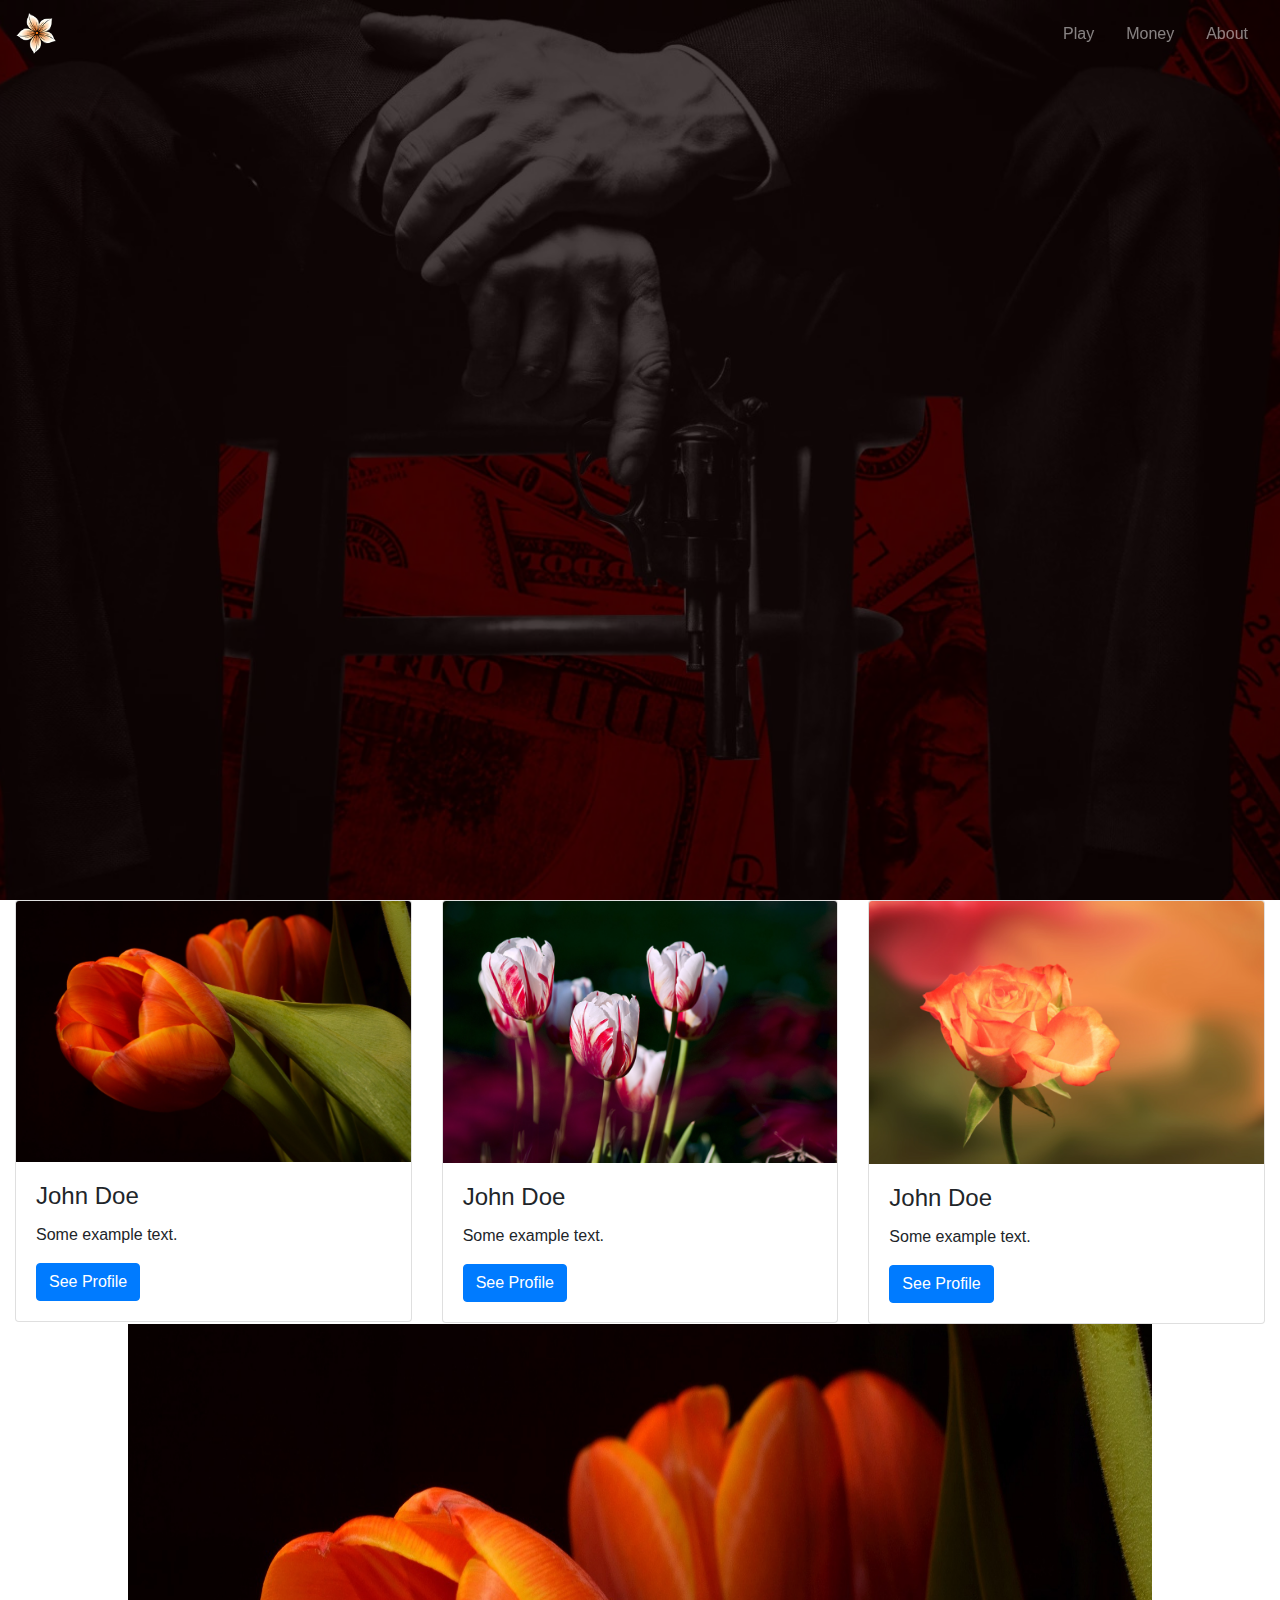
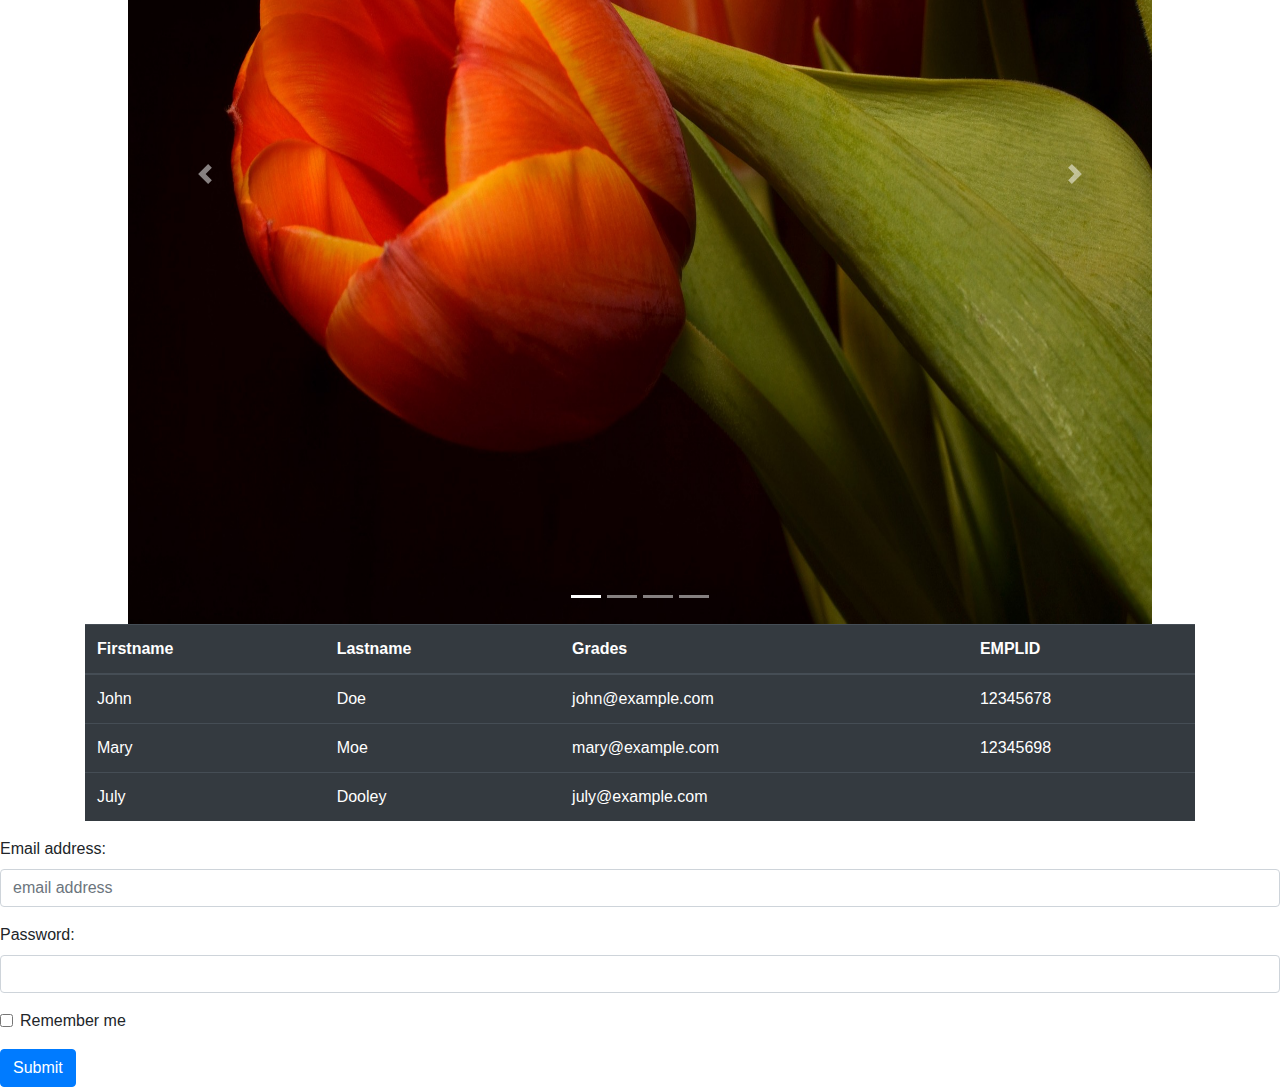
<file: index.html>
<!DOCTYPE html>
<html lang="en">

<head>
  <meta charset="UTF-8">
  <meta name="viewport" content="width=device-width, initial-scale=1.0">
  <meta http-equiv="X-UA-Compatible" content="ie=edge">
  <title>Jun's first website</title>

  <!-- Latest compiled and minified CSS -->
  <link rel="stylesheet" href="https://maxcdn.bootstrapcdn.com/bootstrap/4.3.1/css/bootstrap.min.css">
  <link href='https://fonts.googleapis.com/css?family=Creepster' rel='stylesheet'>
  <link rel="stylesheet" href="style.css">

  <!-- jQuery library -->
  <script src="https://ajax.googleapis.com/ajax/libs/jquery/3.4.1/jquery.min.js"></script>

  <!-- Popper JS -->
  <script src="https://cdnjs.cloudflare.com/ajax/libs/popper.js/1.14.7/umd/popper.min.js"></script>

  <!-- Latest compiled JavaScript -->
  <script src="https://maxcdn.bootstrapcdn.com/bootstrap/4.3.1/js/bootstrap.min.js"></script>
</head>

<body>

  <nav id="nav" class="navbar navbar-expand-sm navbar-dark fixed-top justify-content-between">
    <!-- Brand/logo -->
    <a class="navbar-brand" href="#">
      <img src="images/logo.png" alt="logo" style="width:40px;">
    </a>

    <!-- Toggler/collapsibe Button -->
    <!-- <button class="navbar-toggler" type="button" data-toggle="collapse" data-target="#collapsibleNavbar">
      <span class="navbar-toggler-icon"></span>
    </button> -->

    <!-- <div class="collapse navbar-collapse" id="collapsibleNavbar"> -->
    <!-- Links -->
    <ul class="navbar-nav">
      <li class="nav-item">
        <a class="nav-link" href="#">Play</a>
      </li>
      <li class="nav-item">
        <a class="nav-link" href="#">Money</a>
      </li>
      <li class="nav-item">
        <a class="nav-link" href="aboutme.html">About</a>
      </li>
    </ul>
    <!-- </div> -->
  </nav>

  <!-- <img src="images/flower.jpg" id="flower" alt=""> -->
  <div id="hero">
    <div id="bg"></div>
    <div class="tint"></div>
    <div id="main_content">
      <!-- <h1>I'm 100% innocent</h1> -->
    </div>
  </div>

  <!-- <button type="button" class="btn btn-danger">Primary</button> -->

  <!-- <a href="aboutme.html" class="btn btn-info" role="button">Link Button</a> -->

  <div class="container-fluid">
    <div class="row">
      <div class="col-12 col-md-6 col-xl-4">
        <div class="card">
          <img class="card-img-top" src="images/flower.jpg" alt="Card image">
          <div class="card-body">
            <h4 class="card-title">John Doe</h4>
            <p class="card-text">Some example text.</p>
            <a href="#" class="btn btn-primary">See Profile</a>
          </div>
        </div>
      </div>
      <div class="col-12 col-md-6 col-xl-4">
        <div class="card">
          <img class="card-img-top" src="images/flower2.jpg" alt="Card image">
          <div class="card-body">
            <h4 class="card-title">John Doe</h4>
            <p class="card-text">Some example text.</p>
            <a href="#" class="btn btn-primary">See Profile</a>
          </div>
        </div>
      </div>
      <div class="col-12 col-md-6 col-xl-4">
        <div class="card">
          <img class="card-img-top" src="images/flower3.jpg" alt="Card image">
          <div class="card-body">
            <h4 class="card-title">John Doe</h4>
            <p class="card-text">Some example text.</p>
            <a href="#" class="btn btn-primary">See Profile</a>
          </div>
        </div>
      </div>
    </div>
  </div>

  <div id="demo" class="carousel slide" data-ride="carousel">

    <!-- Indicators -->
    <ul class="carousel-indicators">
      <li data-target="#demo" data-slide-to="0" class="active"></li>
      <li data-target="#demo" data-slide-to="1"></li>
      <li data-target="#demo" data-slide-to="2"></li>
      <li data-target="#demo" data-slide-to="3"></li>
    </ul>
  
    <!-- The slideshow -->
    <div class="carousel-inner">
      <div class="carousel-item active">
        <img src="images/flower.jpg" alt="Los Angeles">
      </div>
      <div class="carousel-item">
        <img src="images/flower2.jpg" alt="Chicago">
      </div>
      <div class="carousel-item">
        <img src="images/flower3.jpg" alt="New York">
      </div>
      <div class="carousel-item">
        <img src="images/mafia.jpg" alt="New York">
      </div>
    </div>
  
    <!-- Left and right controls -->
    <a class="carousel-control-prev" href="#demo" data-slide="prev">
      <span class="carousel-control-prev-icon"></span>
    </a>
    <a class="carousel-control-next" href="#demo" data-slide="next">
      <span class="carousel-control-next-icon"></span>
    </a>
  
  </div>

  <div class="container">         
    <table class="table table-dark table-hover">
      <thead>
        <tr>
          <th>Firstname</th>
          <th>Lastname</th>
          <th>Grades</th>
          <th>EMPLID</th>
        </tr>
      </thead>
      <tbody>
        <tr>
          <td>John</td>
          <td>Doe</td>
          <td>john@example.com</td>
          <td>12345678</td>
        </tr>
        <tr>
          <td>Mary</td>
          <td>Moe</td>
          <td>mary@example.com</td>
          <td>12345698</td>
        </tr>
        <tr>
          <td>July</td>
          <td>Dooley</td>
          <td>july@example.com</td>
          <td></td>
        </tr>
      </tbody>
    </table>
  </div>

  <form>
    <div class="form-group">
      <label for="email">Email address:</label>
      <input type="email" class="form-control" id="email" placeholder="email address">
    </div>
    <div class="form-group">
      <label for="pwd">Password:</label>
      <input type="password" class="form-control" id="pwd">
    </div>
    <div class="form-group form-check">
      <label class="form-check-label">
        <input class="form-check-input" type="checkbox"> Remember me
      </label>
    </div>
    <button type="submit" class="btn btn-primary">Submit</button>
  </form>

</body>

</html>
</file>
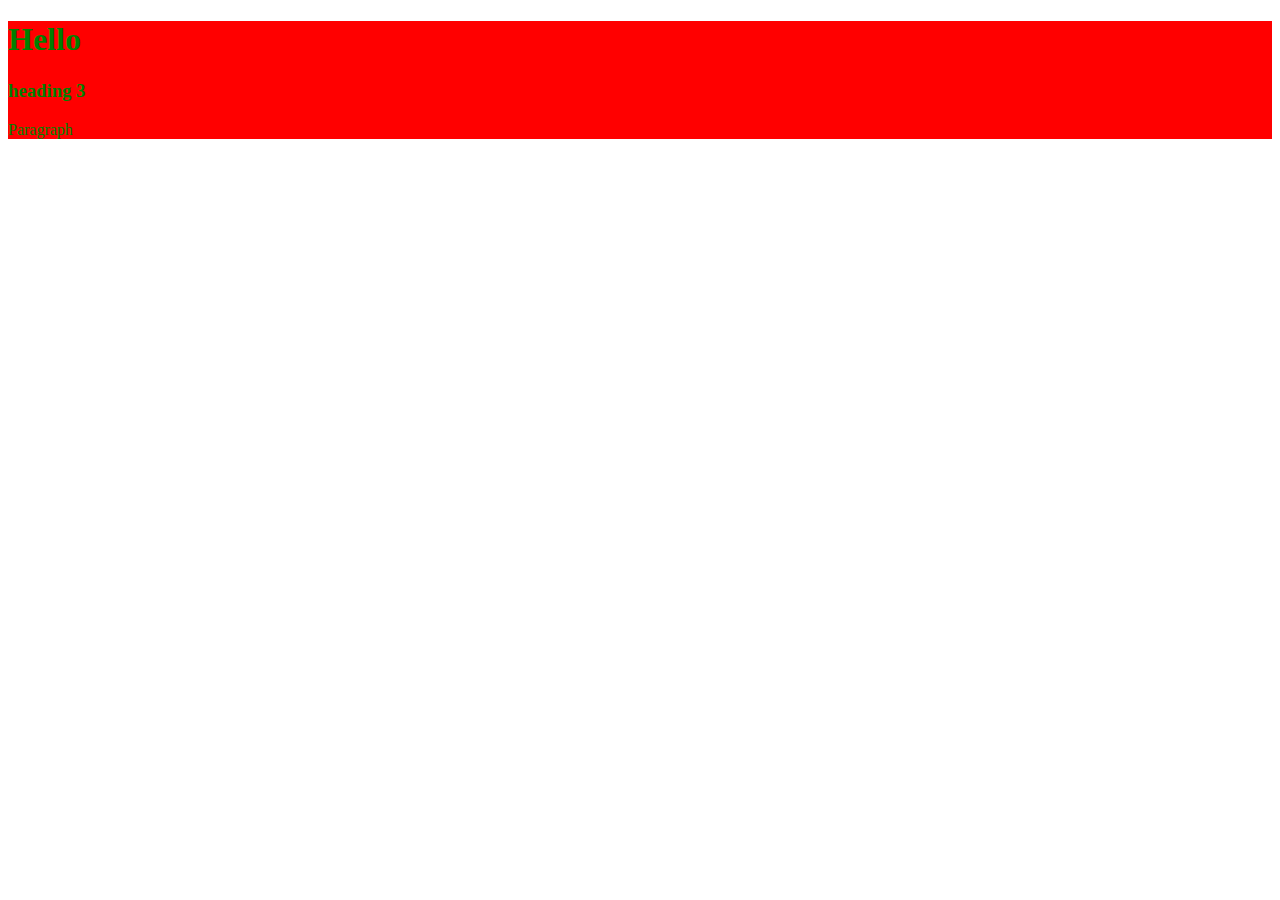
<file: blank.html>
<!DOCTYPE html>
<html lang="en">
<head>
    <meta charset="UTF-8">
    <meta name="viewport" content="width=device-width, initial-scale=1.0">
    <meta http-equiv="X-UA-Compatible" content="ie=edge">
    <title>Document</title>
    <link rel="stylesheet" href="blank.css">
</head>
<body>
    <div id="container">
        <h1>Hello</h1>
        <h3>heading 3</h3>
        <p>Paragraph</p>
    </div>
</body>
</html>
</file>
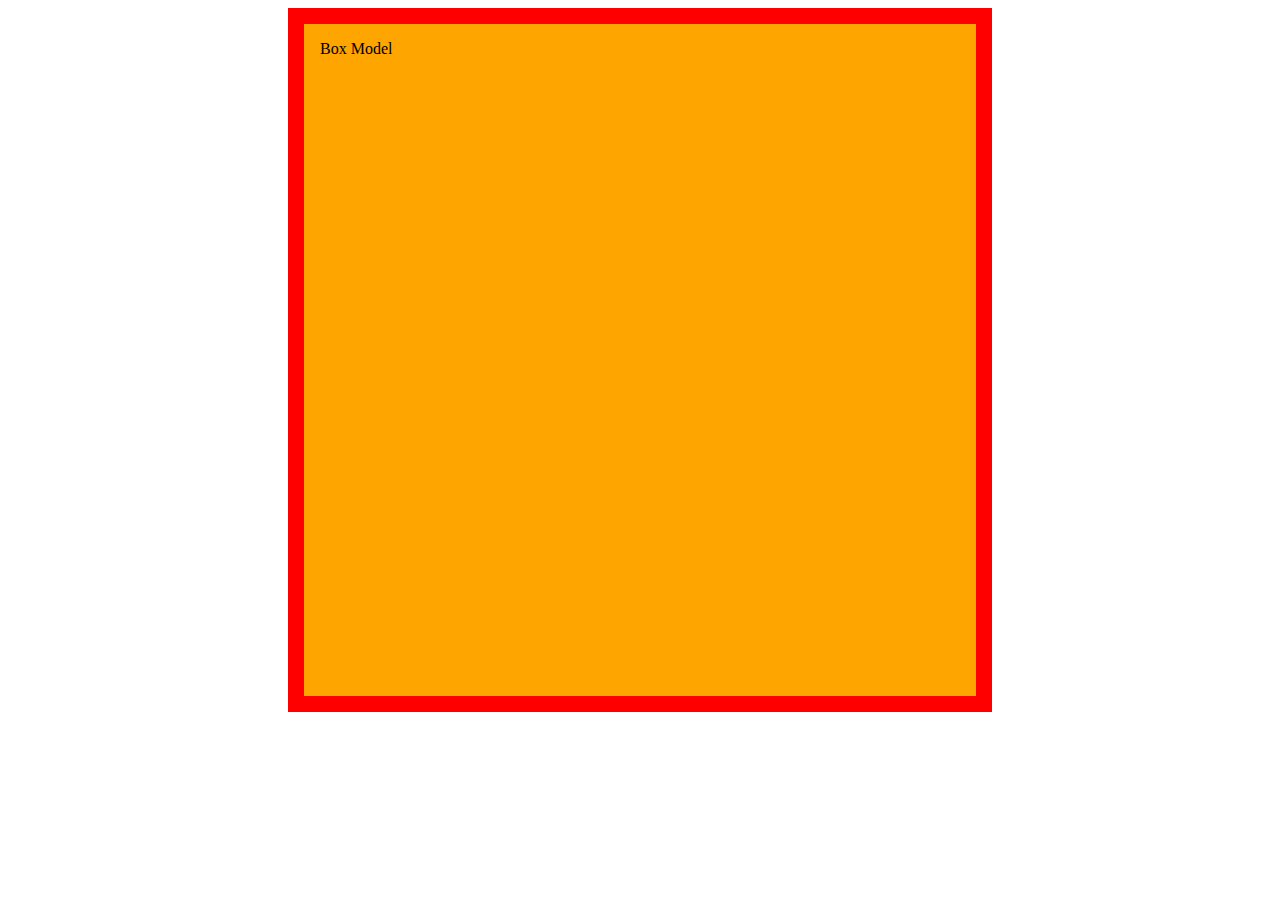
<file: box_model.html>
<!DOCTYPE html>
<html lang="en">
<head>
    <meta charset="UTF-8">
    <meta name="viewport" content="width=device-width, initial-scale=1.0">
    <meta http-equiv="X-UA-Compatible" content="ie=edge">
    <title>Document</title>
    <link rel="stylesheet" href="box_model.css">
</head>
<body>
    <div id="box">Box Model</div>
</body>
</html>
</file>
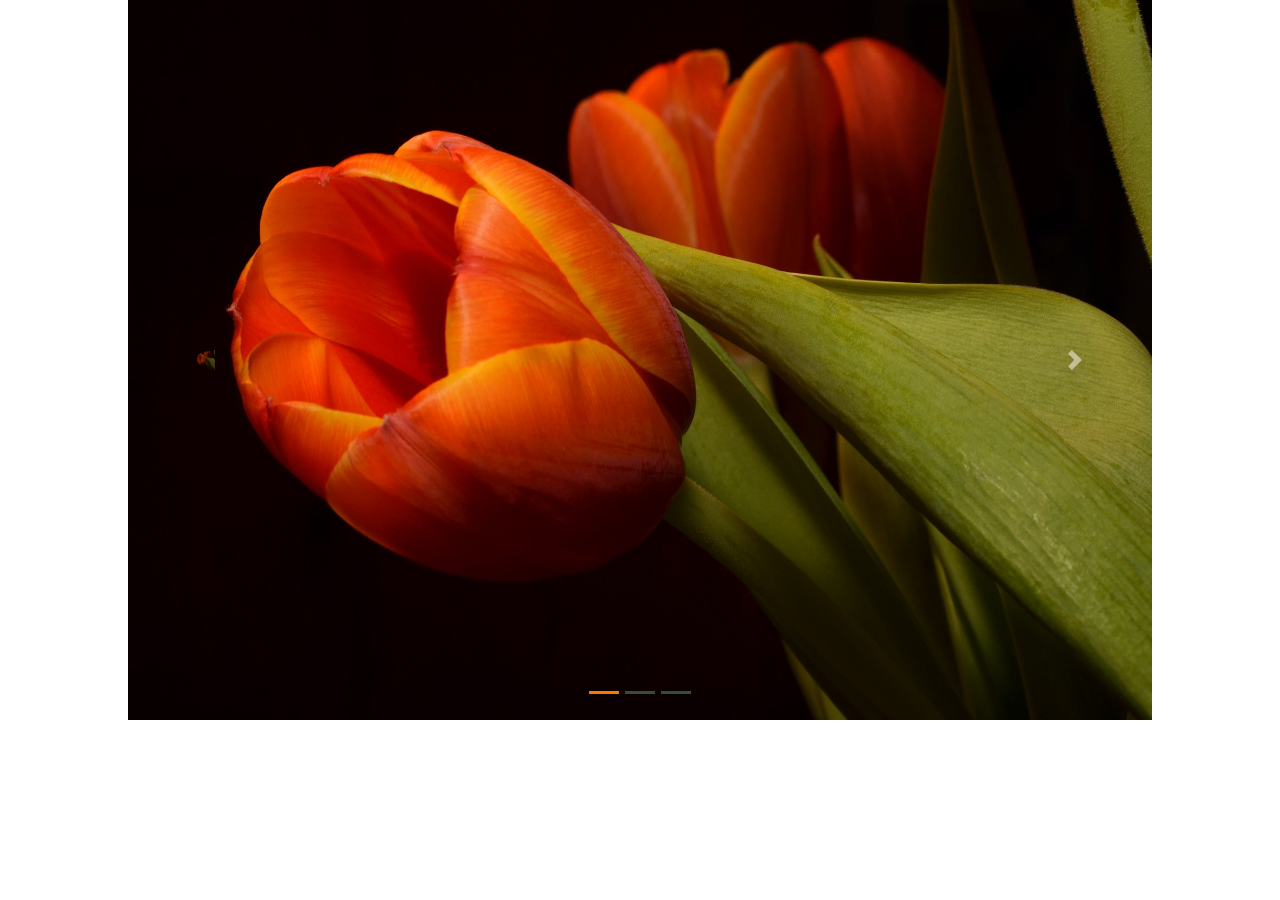
<file: carousel.html>
<!doctype html>
<html lang="en">

<head>
    <title>Title</title>
    <!-- Required meta tags -->
    <meta charset="utf-8">
    <meta name="viewport" content="width=device-width, initial-scale=1, shrink-to-fit=no">

    <!-- Bootstrap CSS -->
    <link rel="stylesheet" href="https://stackpath.bootstrapcdn.com/bootstrap/4.3.1/css/bootstrap.min.css"
        integrity="sha384-ggOyR0iXCbMQv3Xipma34MD+dH/1fQ784/j6cY/iJTQUOhcWr7x9JvoRxT2MZw1T" crossorigin="anonymous">
    <link rel="stylesheet" href="carousel.css">
</head>

<body>

    <div class="container-fluid">
        <div id="flower_carousel" class="carousel slide" data-ride="carousel">

            <!-- Indicators -->
            <ul class="carousel-indicators">
                <li data-target="#flower_carousel" data-slide-to="0" class="active"></li>
                <li data-target="#flower_carousel" data-slide-to="1"></li>
                <li data-target="#flower_carousel" data-slide-to="2"></li>
            </ul>

            <!-- The slideshow -->
            <div class="carousel-inner">
                <div class="carousel-item active">
                    <img src="images/flower.jpg" alt="Los Angeles">
                </div>
                <div class="carousel-item">
                    <img src="images/flowersm.jpg" alt="Chicago">
                </div>
                <div class="carousel-item">
                    <img src="images/tulip.jpg" alt="New York">
                </div>
            </div>

            <!-- Left and right controls -->
            <a class="carousel-control-prev" href="#flower_carousel" data-slide="prev">
                <span class="carousel-control-prev-icon"></span>
            </a>
            <a class="carousel-control-next" href="#flower_carousel" data-slide="next">
                <span class="carousel-control-next-icon"></span>
            </a>

        </div>
    </div>

    <!-- Optional JavaScript -->
    <!-- jQuery first, then Popper.js, then Bootstrap JS -->
    <script src="https://code.jquery.com/jquery-3.3.1.slim.min.js"
        integrity="sha384-q8i/X+965DzO0rT7abK41JStQIAqVgRVzpbzo5smXKp4YfRvH+8abtTE1Pi6jizo" crossorigin="anonymous">
    </script>
    <script src="https://cdnjs.cloudflare.com/ajax/libs/popper.js/1.14.7/umd/popper.min.js"
        integrity="sha384-UO2eT0CpHqdSJQ6hJty5KVphtPhzWj9WO1clHTMGa3JDZwrnQq4sF86dIHNDz0W1" crossorigin="anonymous">
    </script>
    <script src="https://stackpath.bootstrapcdn.com/bootstrap/4.3.1/js/bootstrap.min.js"
        integrity="sha384-JjSmVgyd0p3pXB1rRibZUAYoIIy6OrQ6VrjIEaFf/nJGzIxFDsf4x0xIM+B07jRM" crossorigin="anonymous">
    </script>
</body>

</html>
</file>
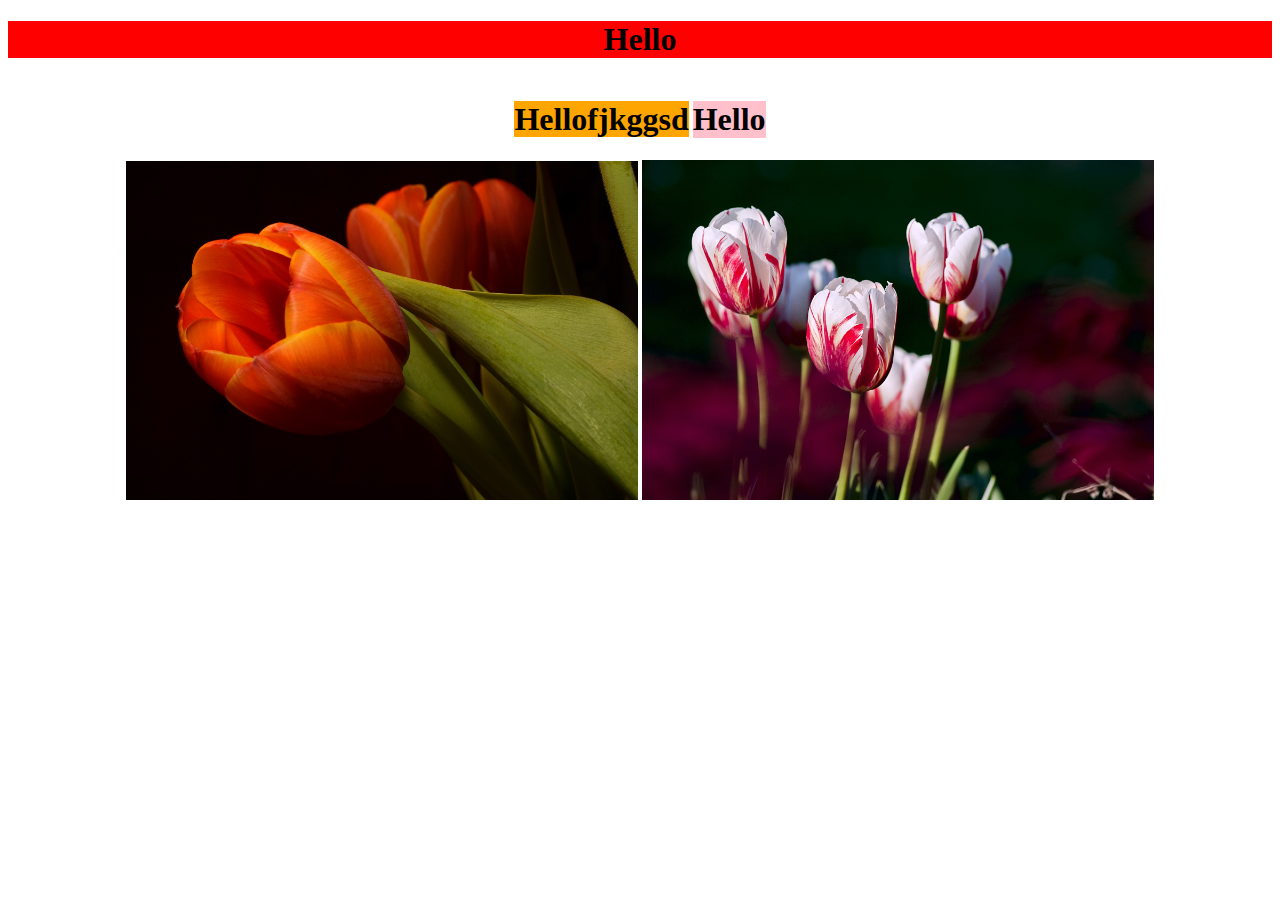
<file: display.html>
<!DOCTYPE html>
<html lang="en">
<head>
    <meta charset="UTF-8">
    <meta name="viewport" content="width=device-width, initial-scale=1.0">
    <meta http-equiv="X-UA-Compatible" content="ie=edge">
    <title>Document</title>
    <link rel="stylesheet" href="display.css">
</head>
<body>
    <h1 class="block">Hello</h1>
    <h1 class="inline">Hellofjkggsd</h1>
    <h1 class="inline-block">Hello</h1>
    <br>
    <img src="images/flower.jpg" alt="">
    <img src="images/flower2.jpg" alt="">
</body>
</html>
</file>
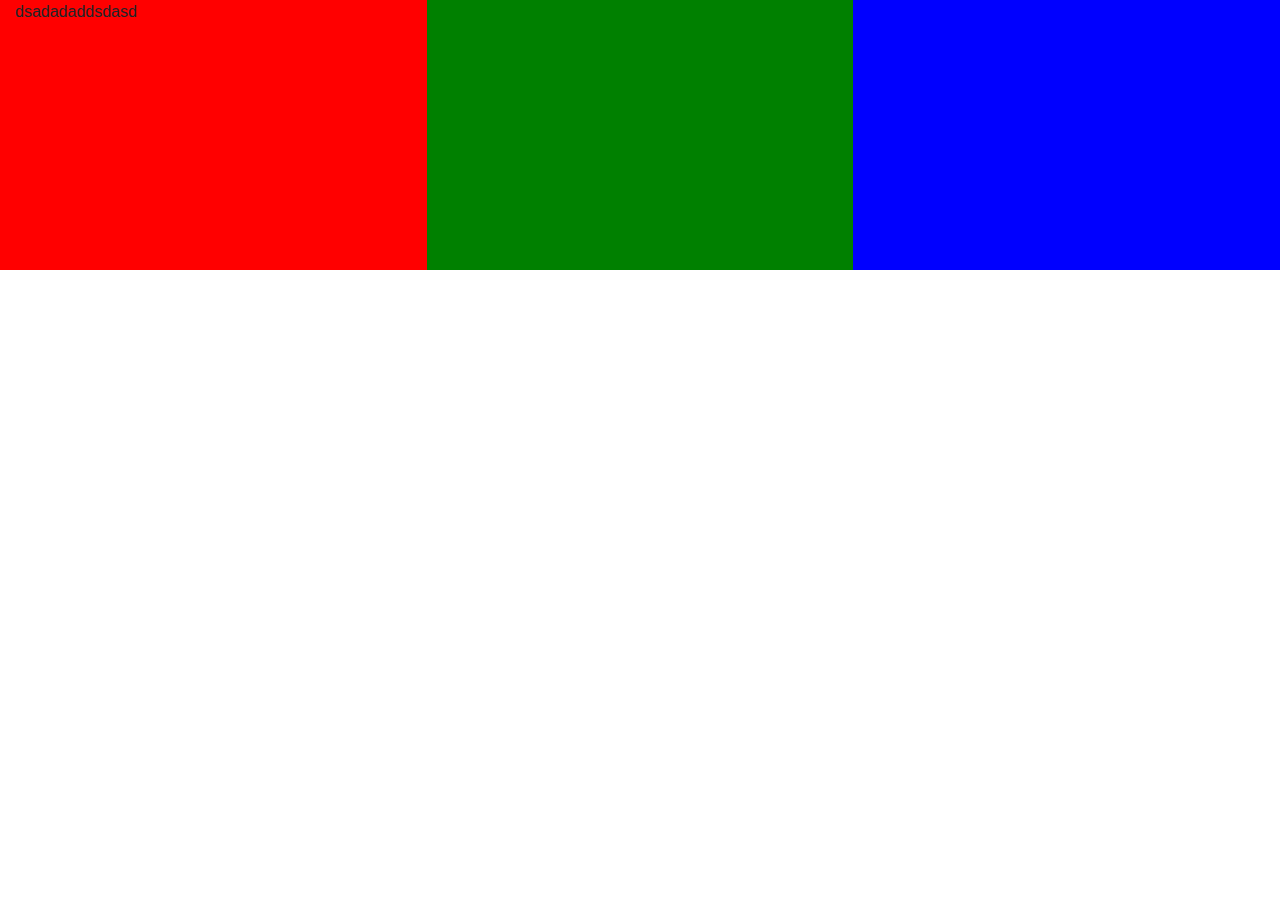
<file: grid_system.html>
<!DOCTYPE html>
<html lang="en">

<head>
  <meta charset="UTF-8">
  <meta name="viewport" content="width=device-width, initial-scale=1.0">
  <meta http-equiv="X-UA-Compatible" content="ie=edge">
  <title>Jun's first website</title>

  <!-- Latest compiled and minified CSS -->
  <link rel="stylesheet" href="https://maxcdn.bootstrapcdn.com/bootstrap/4.3.1/css/bootstrap.min.css">
  <link rel="stylesheet" href="grid_system.css">

  <!-- jQuery library -->
  <script src="https://ajax.googleapis.com/ajax/libs/jquery/3.4.1/jquery.min.js"></script>

  <!-- Popper JS -->
  <script src="https://cdnjs.cloudflare.com/ajax/libs/popper.js/1.14.7/umd/popper.min.js"></script>

  <!-- Latest compiled JavaScript -->
  <script src="https://maxcdn.bootstrapcdn.com/bootstrap/4.3.1/js/bootstrap.min.js"></script>

</head>

<body>
    <div class="container-fluid">
        <div class="row">
            <div id="col1" class="col-12 col-sm-6 col-xl-4 column">dsadadaddsdasd</div>
            <div id="col2" class="col-12 col-sm-6 col-xl-4 column"></div>
            <div id="col3" class="col-12 col-sm-12 col-xl-4 column"></div>
        </div>
    </div>
</body>

</html>
</file>
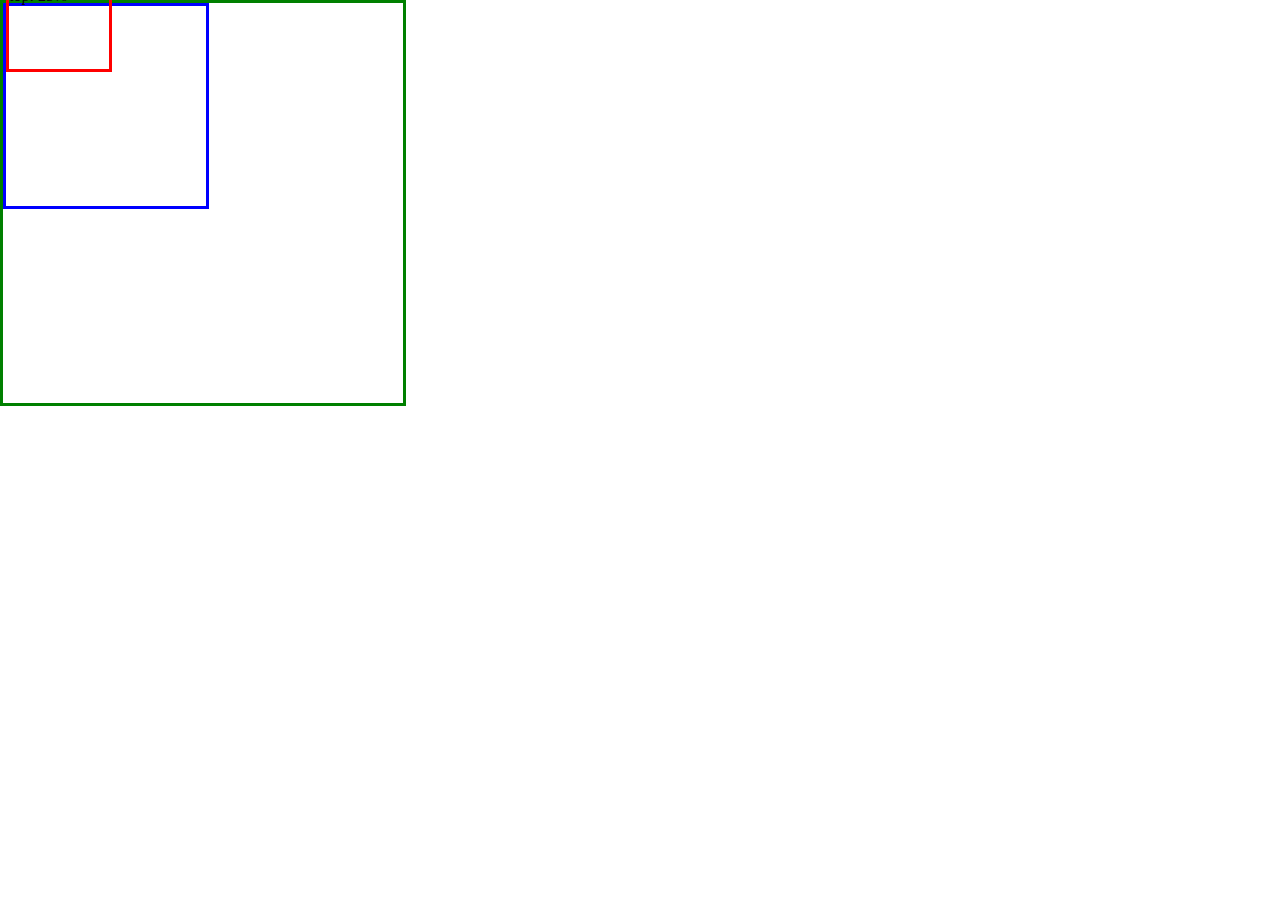
<file: position.html>
<!DOCTYPE html>
<html lang="en">

<head>
    <meta charset="UTF-8">
    <meta name="viewport" content="width=device-width, initial-scale=1.0">
    <meta http-equiv="X-UA-Compatible" content="ie=edge">
    <title>Document</title>
    <link rel="stylesheet" href="position.css">
</head>

<body>
    <div id="grandparent">
        <div id="parent">
            <div id="child">
                left: 25%
                <br>
                top: 25%
            </div>
        </div>
    </div>
</body>

</html>
</file>
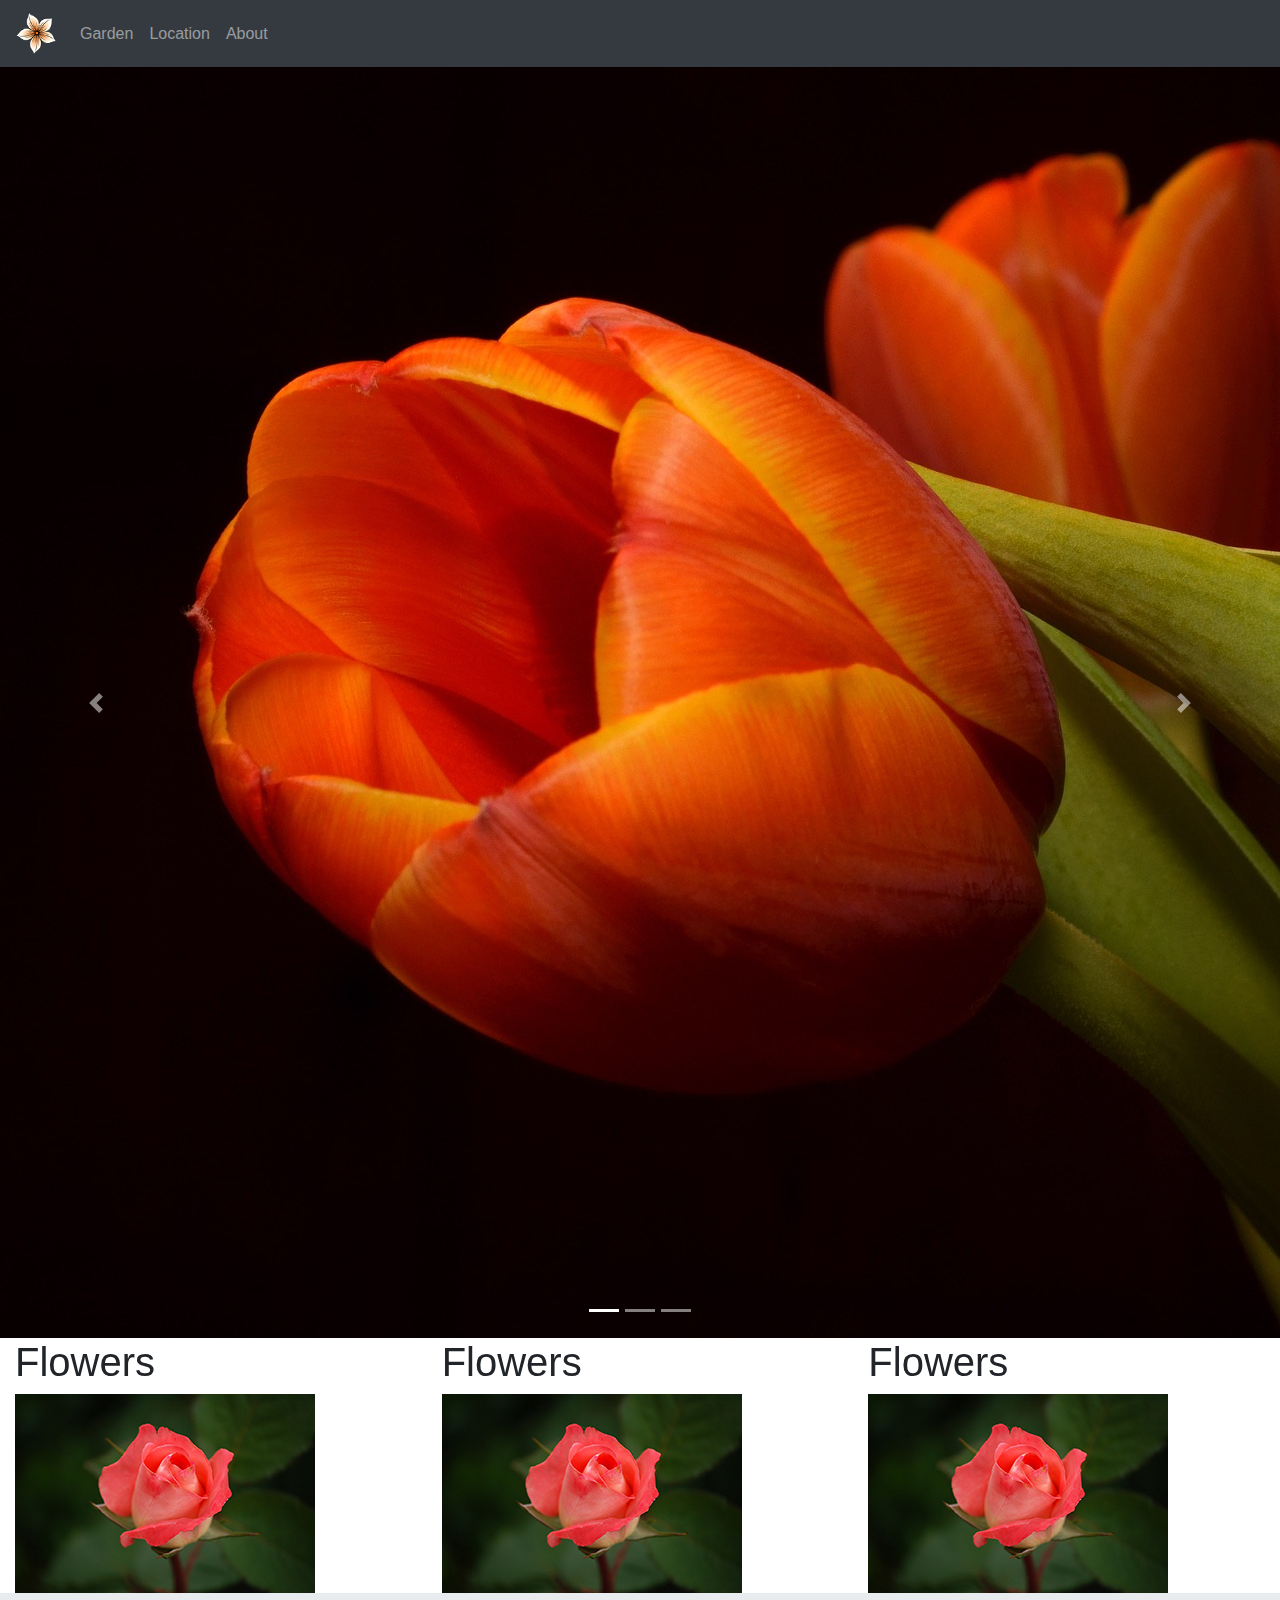
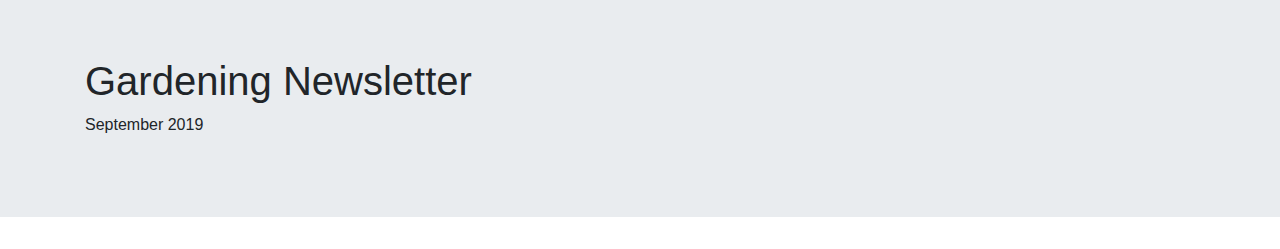
<file: test.html>
<!DOCTYPE html>
<html lang="en">

<head>
    <meta charset="UTF-8">
    <meta name="viewport" content="width=device-width, initial-scale=1.0">
    <meta http-equiv="X-UA-Compatible" content="ie=edge">
    <title>Document</title>

    <!-- Latest compiled and minified CSS -->
    <link rel="stylesheet" href="https://maxcdn.bootstrapcdn.com/bootstrap/4.3.1/css/bootstrap.min.css">

    <!-- jQuery library -->
    <script src="https://ajax.googleapis.com/ajax/libs/jquery/3.4.1/jquery.min.js"></script>

    <!-- Popper JS -->
    <script src="https://cdnjs.cloudflare.com/ajax/libs/popper.js/1.14.7/umd/popper.min.js"></script>

    <!-- Latest compiled JavaScript -->
    <script src="https://maxcdn.bootstrapcdn.com/bootstrap/4.3.1/js/bootstrap.min.js"></script>
    <link rel="stylesheet" href="test.css">
</head>

<body>

    <nav class="navbar navbar-expand-md bg-dark navbar-dark ">
        <!-- Brand -->
        <a class="navbar-brand" href="#">
            <img src="images/logo.png" alt="Logo" style="width:40px;">
        </a>

        <!-- Toggler/collapsibe Button -->
        <button class="navbar-toggler" type="button" data-toggle="collapse" data-target="#collapsibleNavbar">
            <span class="navbar-toggler-icon"></span>
        </button>

        <!-- Navbar links -->
        <div class="collapse navbar-collapse" id="collapsibleNavbar">
            <ul class="navbar-nav justify-content-center">
                <li class="nav-item">
                    <a class="nav-link" href="#">Garden</a>
                </li>
                <li class="nav-item">
                    <a class="nav-link" href="#">Location</a>
                </li>
                <li class="nav-item">
                    <a class="nav-link" href="#">About</a>
                </li>
            </ul>
        </div>
    </nav>


    <div id="demo" class="carousel slide" data-ride="carousel">

        <!-- Indicators -->
        <ul class="carousel-indicators">
            <li data-target="#demo" data-slide-to="0" class="active"></li>
            <li data-target="#demo" data-slide-to="1"></li>
            <li data-target="#demo" data-slide-to="2"></li>
        </ul>

        <!-- The slideshow -->
        <div class="carousel-inner">
            <div class="carousel-item active">
                <img src="images/flower.jpg" alt="Los Angeles">
            </div>
            <div class="carousel-item">
                <img src="images/flower2.jpg" alt="Chicago">
            </div>
            <div class="carousel-item">
                <img src="images/flower3.jpg" alt="New York">
            </div>
        </div>

        <!-- Left and right controls -->
        <a class="carousel-control-prev" href="#demo" data-slide="prev">
            <span class="carousel-control-prev-icon"></span>
        </a>
        <a class="carousel-control-next" href="#demo" data-slide="next">
            <span class="carousel-control-next-icon"></span>
        </a>

    </div>

    <div class="container-fluid">
        <div class="row">
            <div class="col-4">
                <h1>Flowers</h1>
                <img src="images/flowersm.jpg" alt="">
            </div>
            <div class="col-4">
                <h1>Flowers</h1>
                <img src="images/flowersm.jpg" alt="">
            </div>
            <div class="col-4">
                <h1>Flowers</h1>
                <img src="images/flowersm.jpg" alt="">
            </div>
        </div>
    </div>

    <div class="jumbotron jumbotron-fluid">
    <div class="container">
        <h1>Gardening Newsletter</h1>
        <p>September 2019</p>
    </div>
    </div>

</body>

</html>
</file>
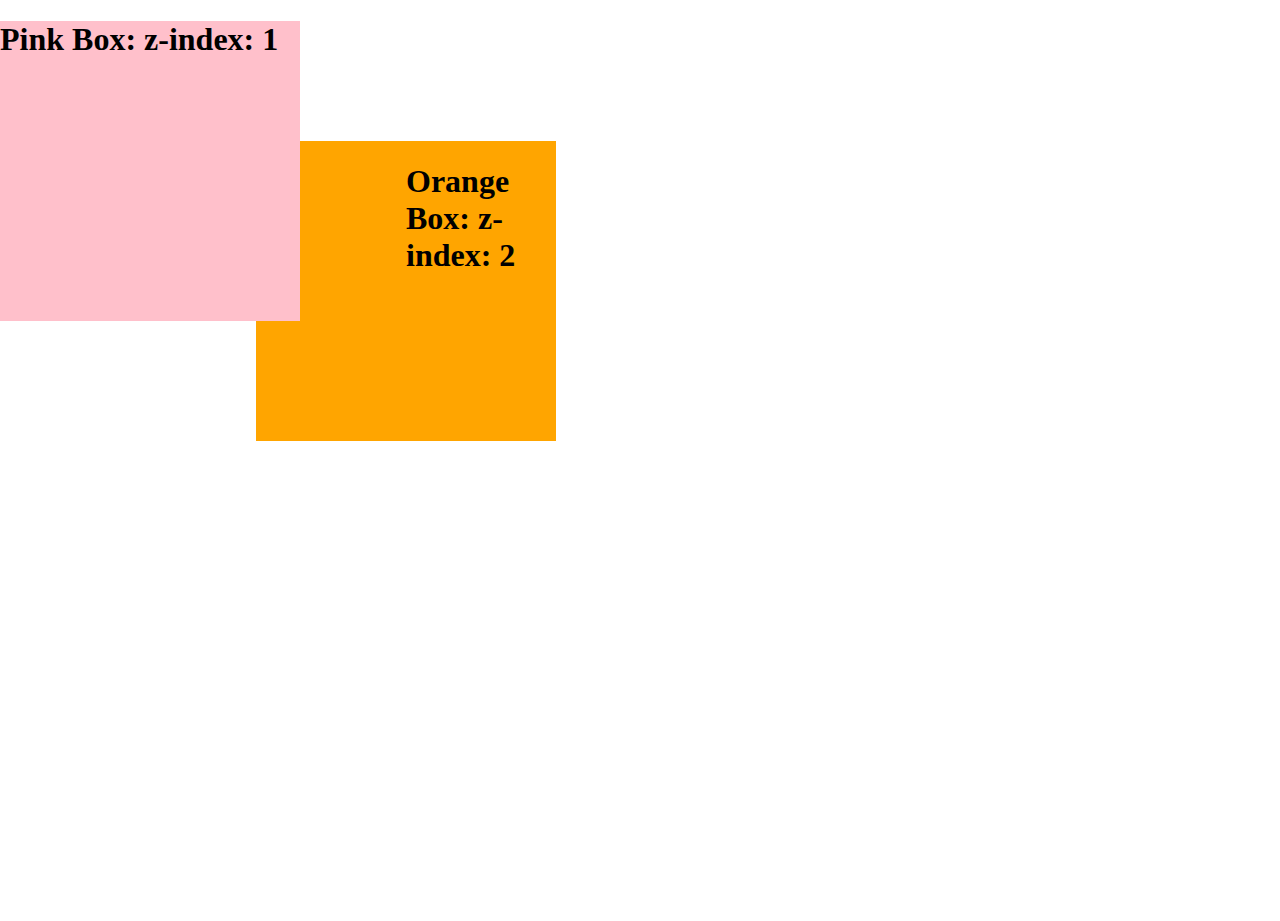
<file: z-index.html>
<!DOCTYPE html>
<html lang="en">

<head>
    <meta charset="UTF-8">
    <meta name="viewport" content="width=device-width, initial-scale=1.0">
    <meta http-equiv="X-UA-Compatible" content="ie=edge">
    <title>Document</title>
    <link rel="stylesheet" href="z-index.css">
</head>

<body>
    <div id="pink_box">
        <h1>Pink Box: z-index: 1</h1>
    </div>
    <div id="orange_box">
        <h1>
            Orange Box: z-index: 2
        </h1>
    </div>
</body>

</html>
</file>
<file: style.css>
html,body{
    width:100%;
    height:100%;
}

#hero{
    position: relative;
    width:100%;
    height:100vh;
}

#bg{
    position: absolute;
    width:100%;
    height:100vh;
    background-image: url("images/mafia.jpg");
    background-size:cover;
    background-position: center;
    background-repeat: no-repeat;
}

#main_content{
    position: relative;
    text-align:center;
    /* color:white; */
    color: rgb(189, 0, 0);
    top:50vh;
   
}

#main_content h1{
    font-family: 'Creepster';
    font-size: 8em;
}

.tint{
    position: absolute;
    width:100%;
    height:100vh;
    background: rgba(12, 0, 0, 0.75);
}

.navbar-expand-sm .navbar-nav .nav-link {
    padding-right: 1rem;
    padding-left: 1rem;
}

/* #demo {
    width: 100%;
    height: 300vh;
} */

.carousel-item img, .carousel-inner, .carousel{
    width: 80vw;
    height: 100vh;
}

.carousel {
    margin: auto;
}
</file>
<file: blank.css>
#container{
    color:green;
    background: red;
}
</file>
<file: box_model.css>
#box{
    width:50vw;
    height:50vw;
    background: orange;
    border: 1em solid red;
    padding: 1em 1em 1em 1em;
    /* margin-left: 100px; */
    margin: auto;
    /* position: relative; */
}
</file>
<file: carousel.css>
.carousel-indicators li {
    background-color: #669966;
}

.carousel-indicators .active {
    background-color: #FF7600;
}

.carousel-item img, #flower_carousel{
    width:80vw;
    height: 80vh;
}

#flower_carousel{
    margin:auto;
}
.carousel-control-prev, .carousel-control-next{
    /* width:500px; */

}

.carousel-control-prev-icon {
    background-image: url("images/flower.jpg");
}
</file>
<file: display.css>
.block{
    background:red;
    display:block;
    /* width:50%; */
  }
  
  .inline {
    background:orange;
    display:inline;
    /* width:50%; */
  }
  
  .inline-block{
    background:pink;
    display:inline-block;
    /* width:50%; */
  }
  img{
    width:40vw;
    /* display:block; */
    /* width:800px; */
  }

  body{
    text-align: center;
  }
</file>
<file: grid_system.css>
.column{
    height:30vh;
}

#col1{
    background:red;
}

#col2{
    background:green;
}

#col3{
    background:blue;
}
</file>
<file: position.css>
html,body{
    height:100%;
    width:100%;
    margin: 0;
    /* border: solid 5px green; */
    /* position: relative; */
}

#grandparent{
    width:400px;
    height:400px;
    border: solid green;

    position: relative;
    /* position: absolute; */
}

#parent{
    width:200px;
    height: 200px;
    border:solid blue;
    /* position: relative; */
    /* left:50%; */
}

#child{
    width:100px;
    height: 100px;
    border:solid red;
    /* position: absolute; */
    position: relative;
    top:-20%;
    /* bottom:20%; */
    /* left:25%; */
    /* position: relative; */
    /* left:25%;
    top:25%; */
}

#pink_box{
    background:pink;
    width:300px;
    height:300px;
    position: relative;
    z-index:3;
}

#orange_box{
    background: orange;
    width:300px;
    height:300px;
    /* top:50%; */
    bottom:20%;
    left:20%;
    position: relative;
    z-index: 2;
}

#orange_box h1{
    width:50%;
    float: right;
}
</file>
<file: test.css>
.nav{
    /* text-align: centers; */
}
.carousel{
    /* width:100vw; */
    margin: auto;
}
</file>
<file: z-index.css>
html,body{
    height:100%;
    width:100%;
    margin: 0;
}

#pink_box{
    background:pink;
    width:300px;
    height:300px;
    position: relative;
    z-index:-20;
}

#orange_box{
    background: orange;
    width:300px;
    height:300px;
    /* top:50%; */
    bottom:20%;
    left:20%;
    position: relative;
    z-index: -21;
}

#orange_box h1{
    width:50%;
    float: right;
}
</file>
